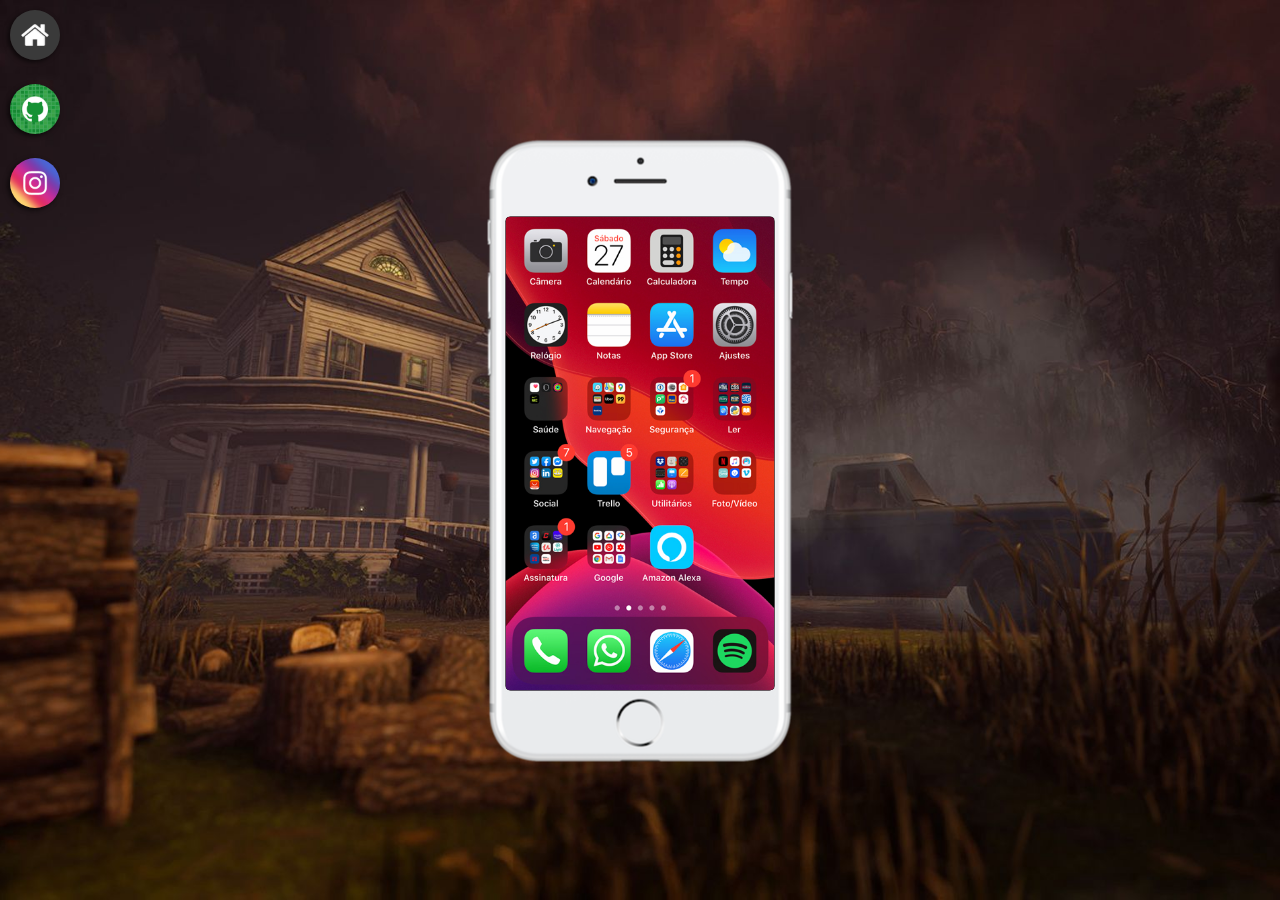
<file: index.html>
<!DOCTYPE html>
<html lang="pt-br">
<head>
    <meta charset="UTF-8">
    <meta name="viewport" content="width=device-width, initial-scale=1.0">
    <title>Social</title>
    <link rel="shortcut icon" href="imagens/favicon.ico" type="image/x-icon">
    <link rel="stylesheet" href="estilos/src/style.css">
</head>
<body>
 
    <main>
        <section id="telefone">
            <iframe src="menu.html" name="tela" id="tela">
                Seu navegador não é compatível com isso.
            </iframe>
        </section>
        <section id="redes-sociais">
            <a href="menu.html" target="tela"><img src="estilos/imagens/logo-home.jpg" alt="Home"></a><br>
            <a href="github.html" target="tela"><img src="estilos/imagens/logo-github.jpg" alt="Github"></a><br>
            <a href="insta.html" target="tela"><img src="estilos/imagens/logo-instagram.jpg" alt="Instagram"></a><br>
        </section>
    </main>

    <footer>

    </footer>

</body>
</html>
</file>
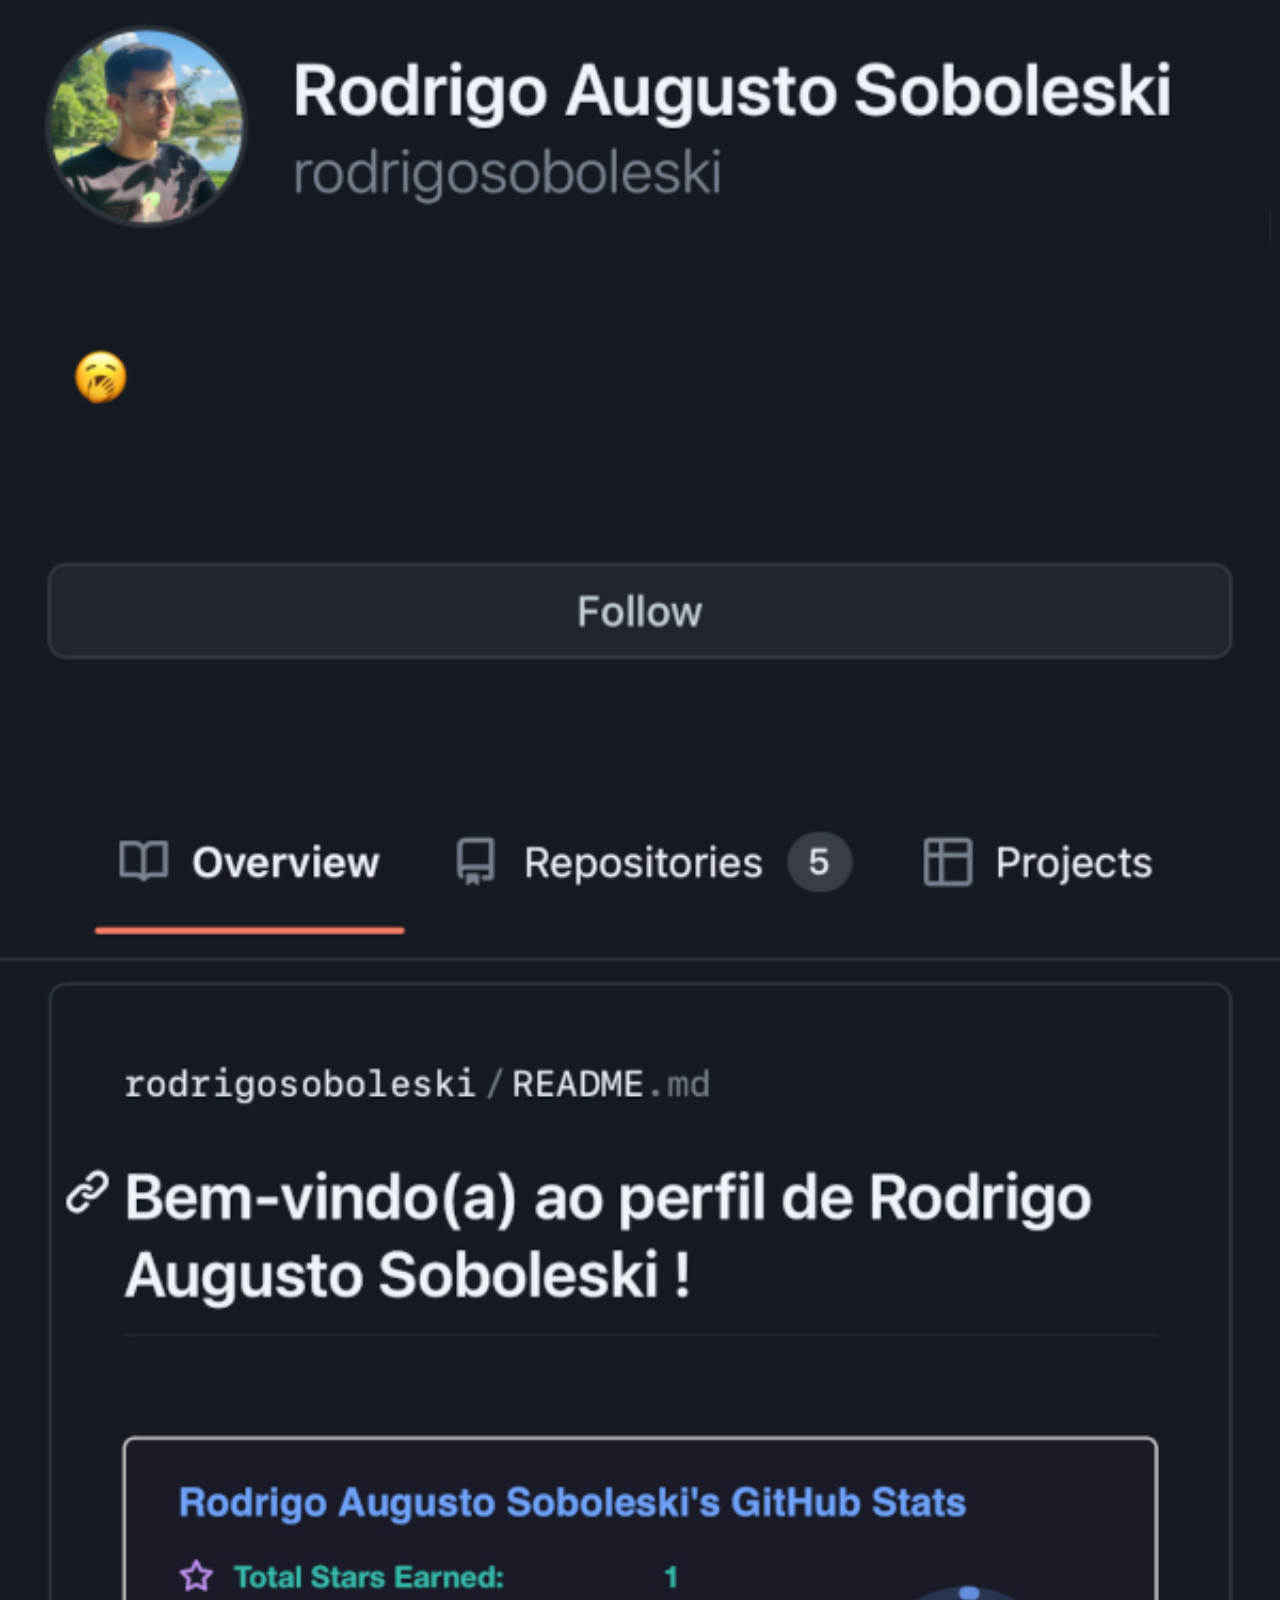
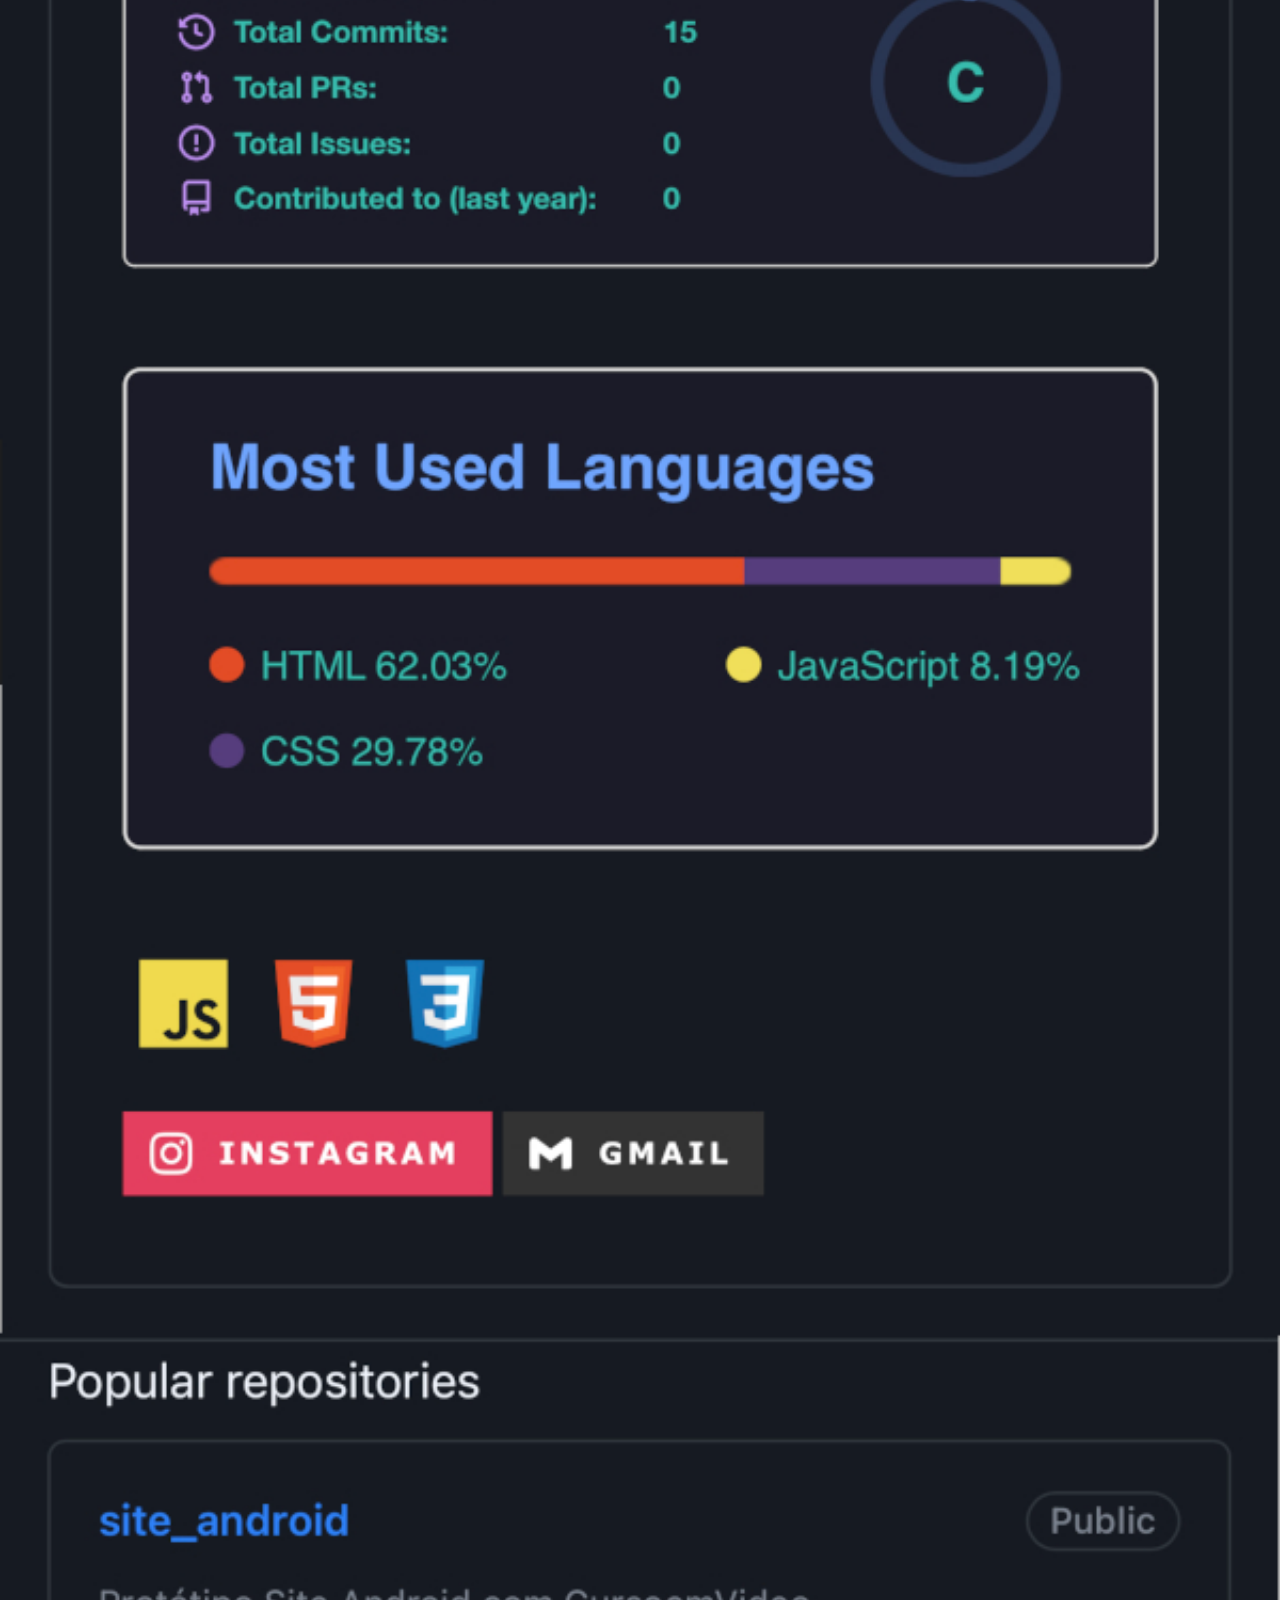
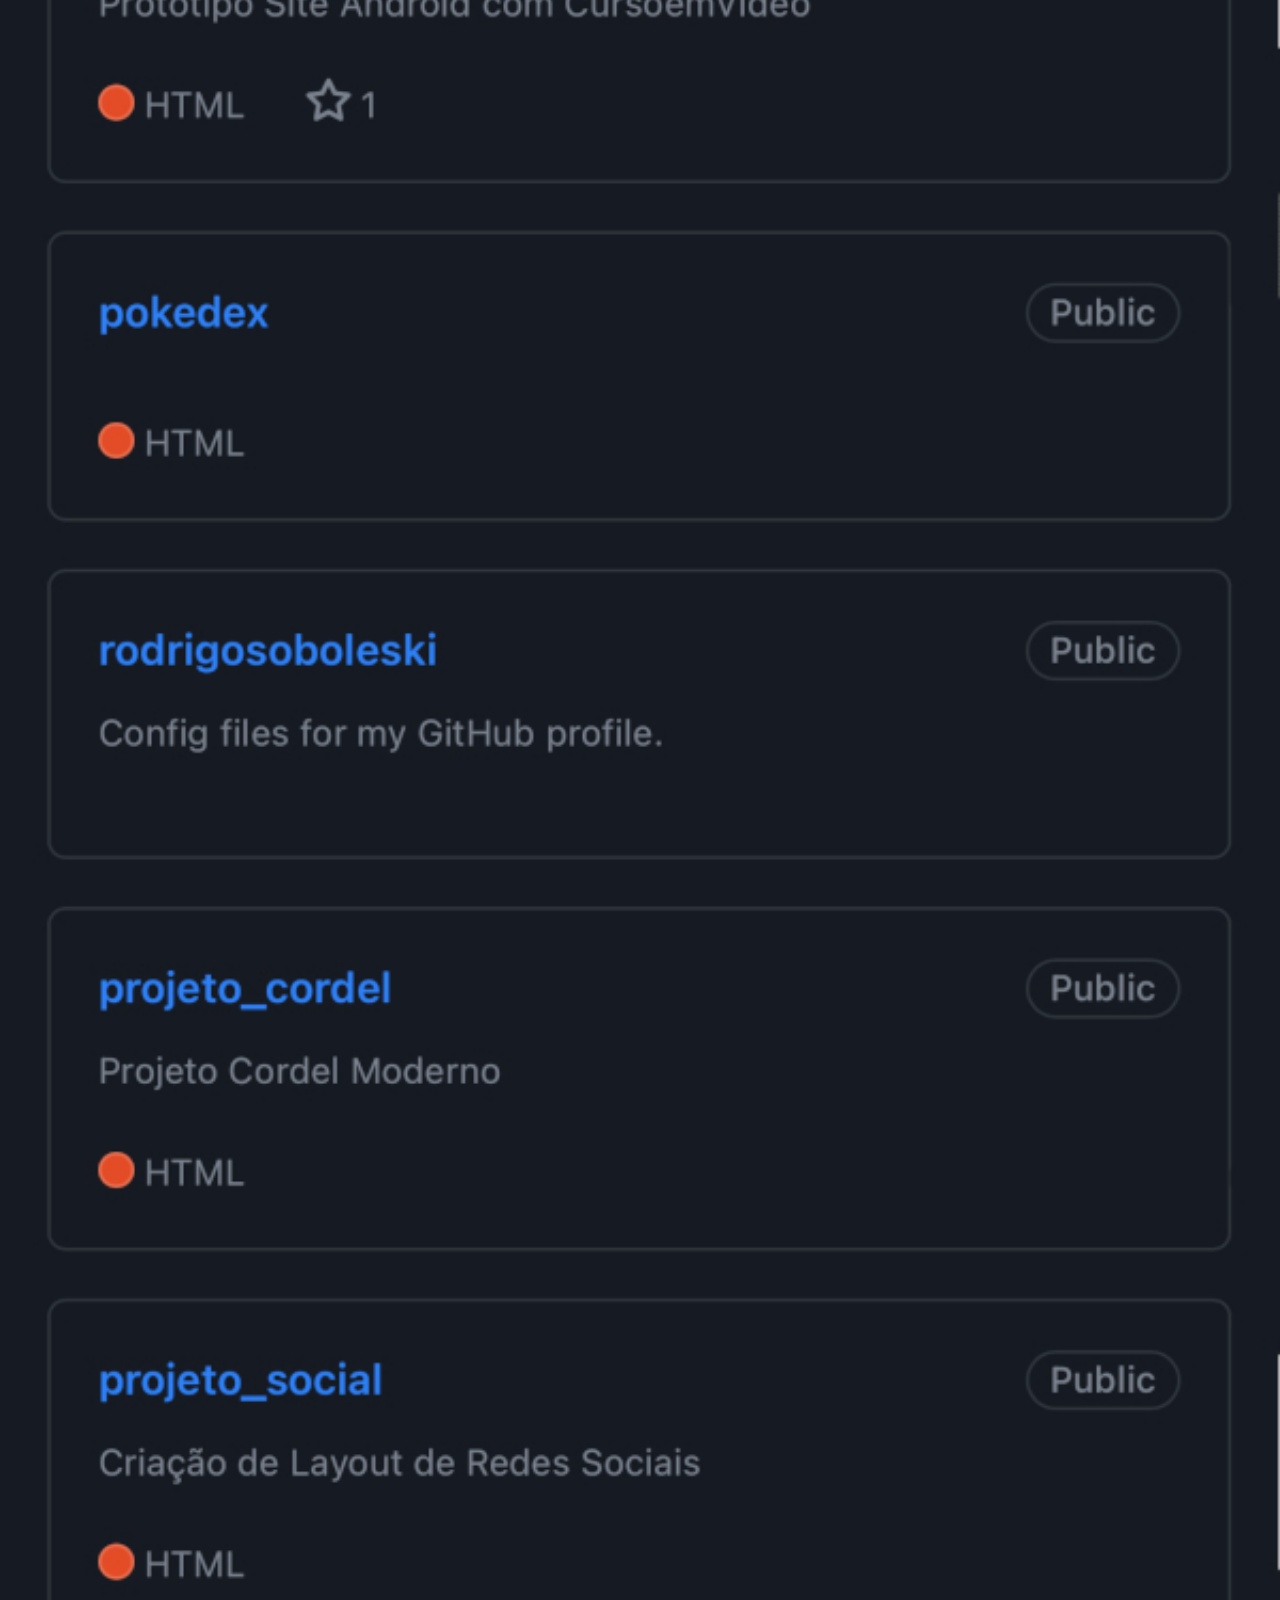
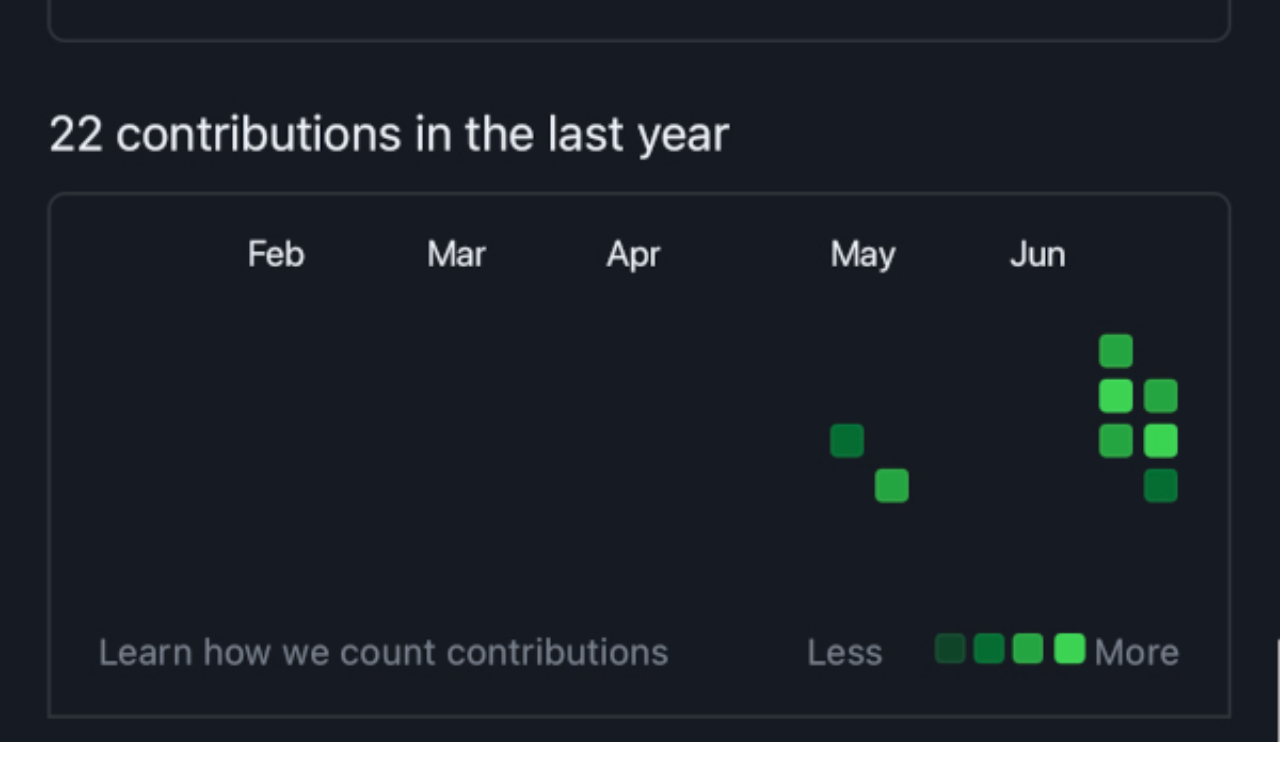
<file: github.html>
<!DOCTYPE html>
<html lang="pt-br">
<head>
    <meta charset="UTF-8">
    <meta name="viewport" content="width=device-width, initial-scale=1.0">
    <title>Document</title>
    <style>
        *{
            margin: 0px;
            padding: 0px;
            font-family: Arial, Helvetica, sans-serif;
            text-decoration: none;
        }
        ::-webkit-scrollbar{
            width: 0px;
            height: 0px;
        }
        img{
            width: 100vw;
        }
        a{
            background-color: black;
            color: green;
            text-align: center;
            padding: 20px;

        }
    </style>
</head>
<body>
    <img src="estilos/imagens/tela-github.jpg" alt="Github">
    <a href="https://github.com/rodrigosoboleski"></a>
</body>
</html>
</file>
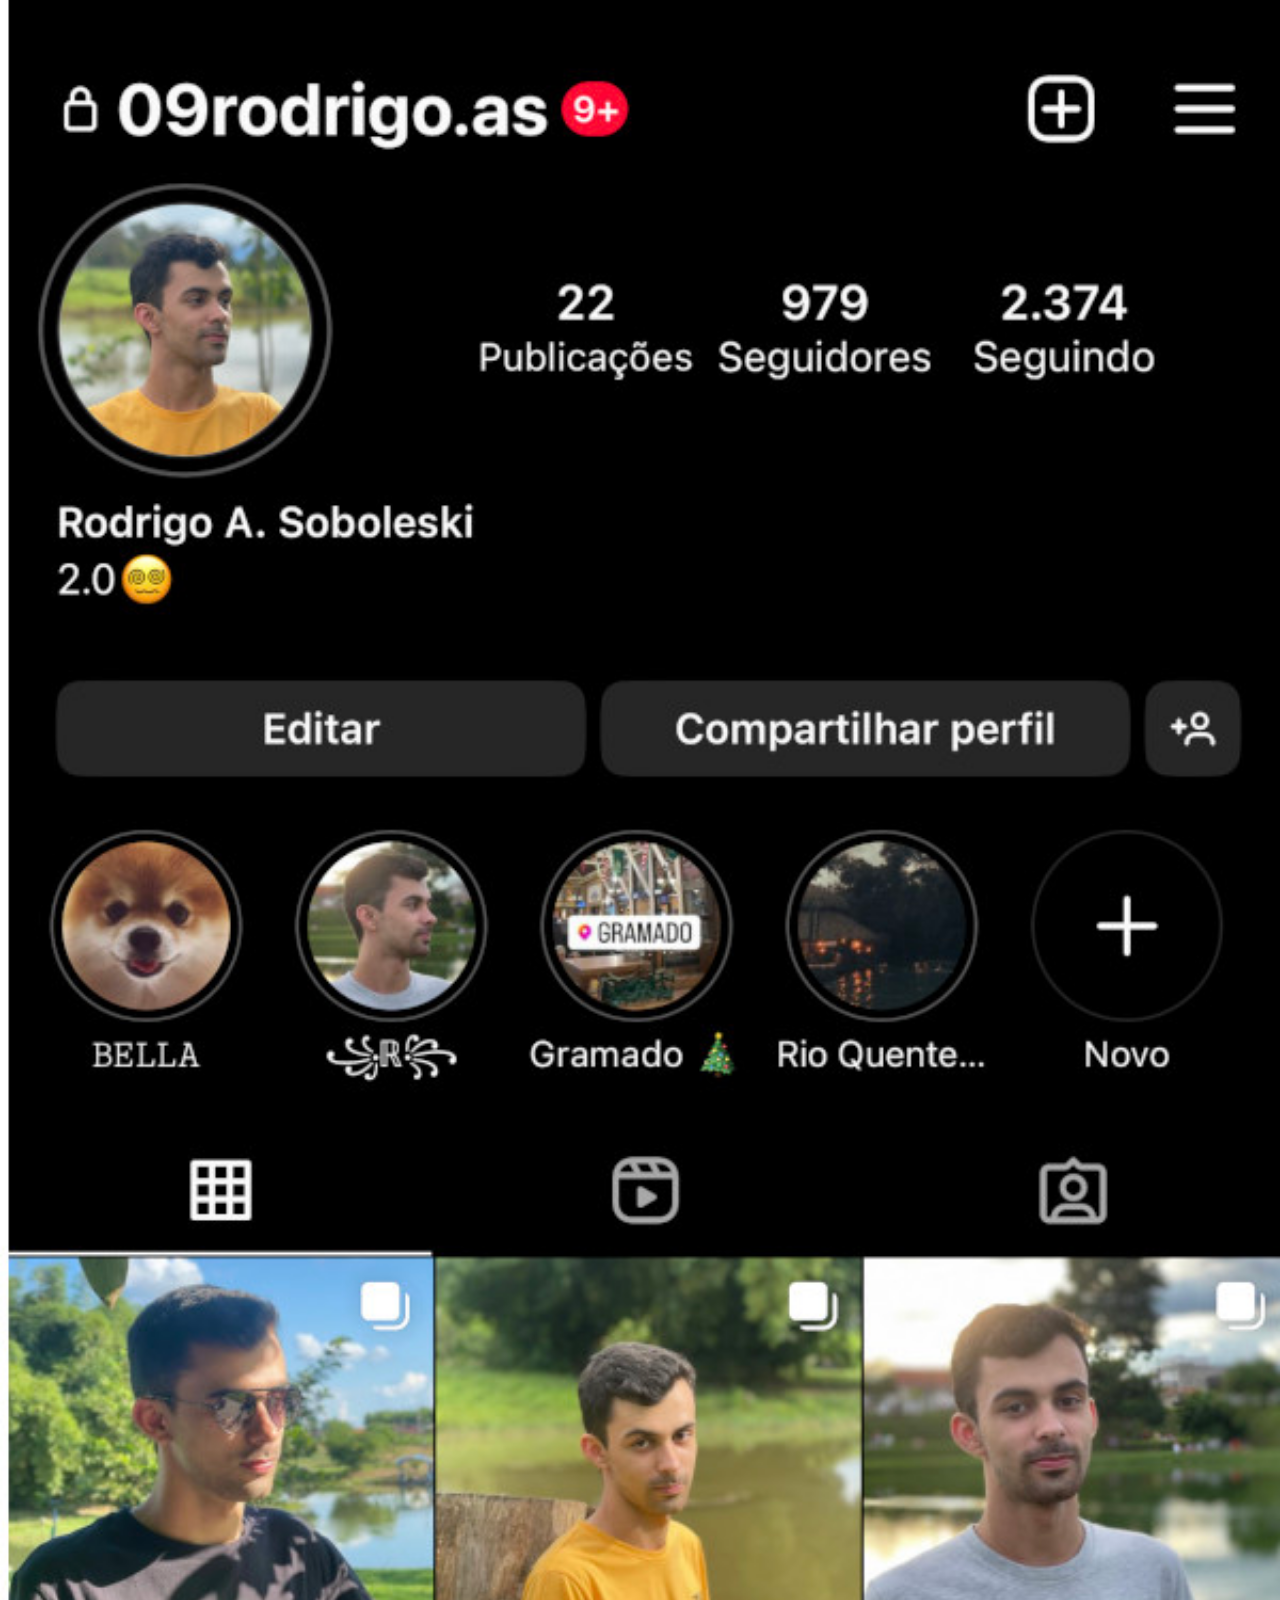
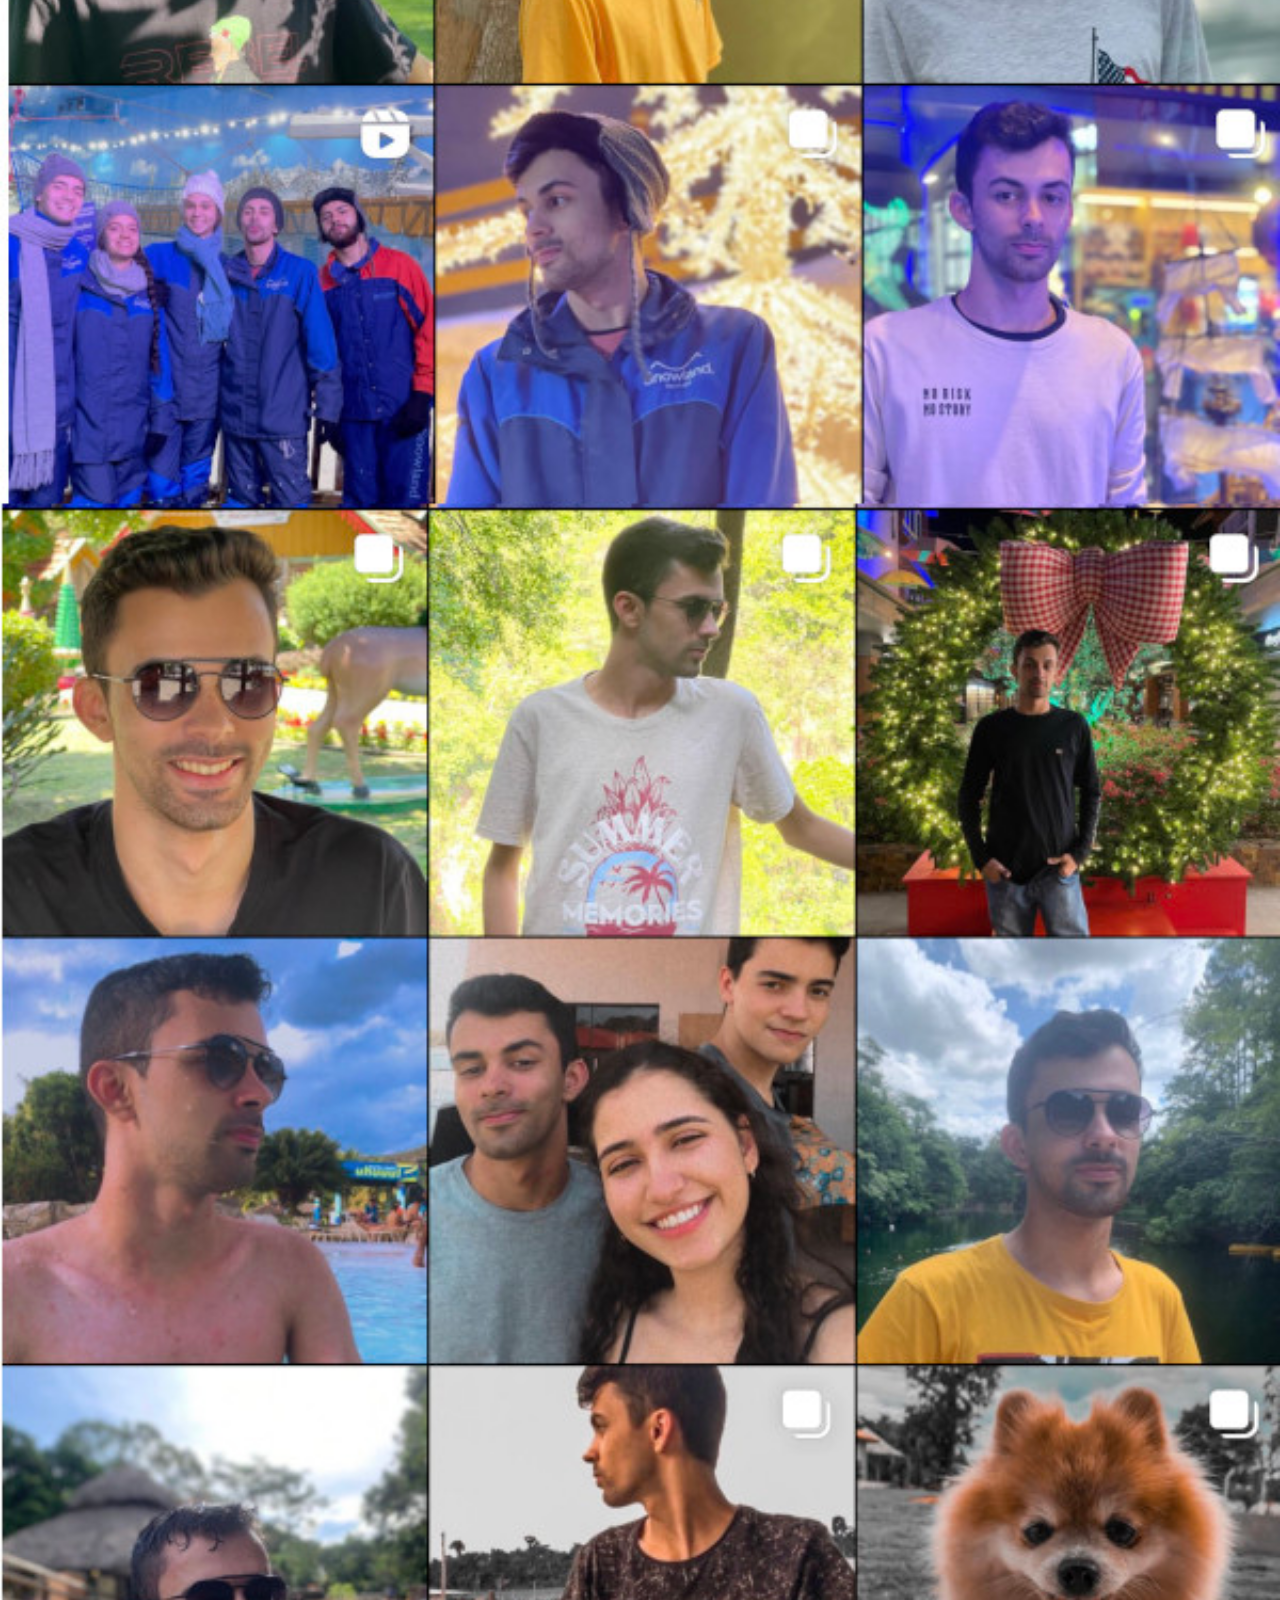
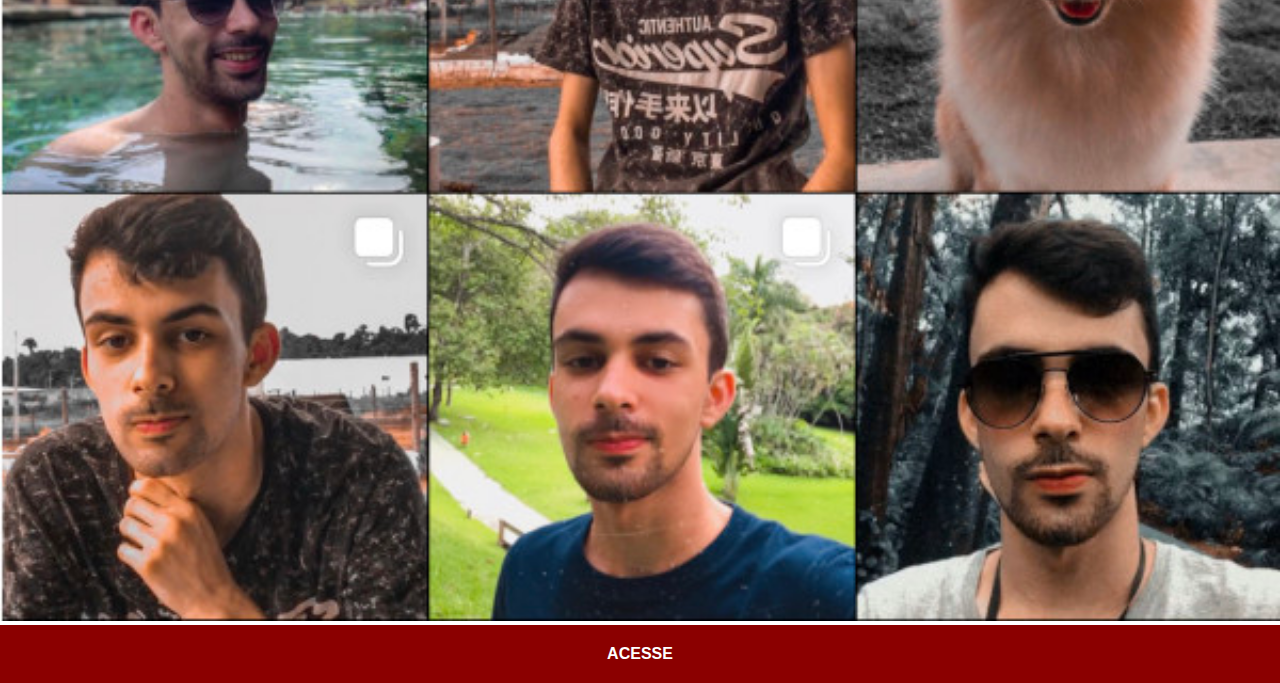
<file: insta.html>
<!DOCTYPE html>
<html lang="pt-br">
<head>
    <meta charset="UTF-8">
    <meta name="viewport" content="width=device-width, initial-scale=1.0">
    <title>Instagram</title>
    <link rel="stylesheet" href="estilos/src/redes.css">
</head>
<body>
    <img src="estilos/imagens/tela-insta.jpg" alt="FaceBook">
    <a href="https://www.instagram.com/09rodrigo.as/" target="_blank">ACESSE</a>
</body>
</html>
</file>
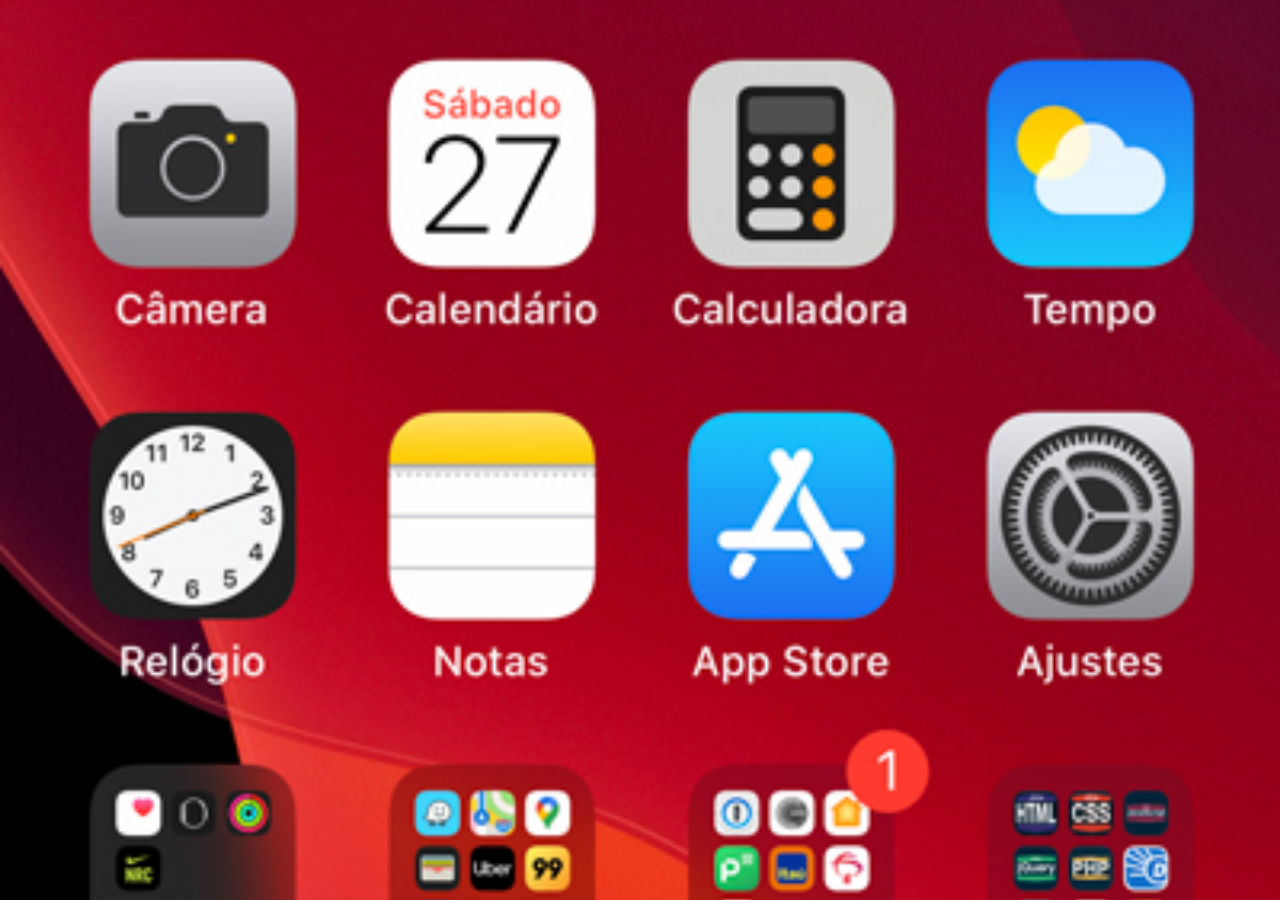
<file: menu.html>
<!DOCTYPE html>
<html lang="pt-br">
<head>
    <meta charset="UTF-8">
    <meta name="viewport" content="width=device-width, initial-scale=1.0">
    <title>menu</title>
    <style>
        *{
        padding: 0px;
        margin: 0px;
        }
        body{
            height: 100vh;
            width: 100vw;
            background: black url(estilos/imagens/tela-home.jpg) no-repeat top center;
            background-size: cover;
        }

    </style>
</head>
<body>
    
</body>
</html>
</file>
<file: estilos/src/style.css>
@charset "UTF-8";

* {
    margin: 0px;
    padding: 0px;
}
::-webkit-scrollbar{
    width: 0px;
    height: 0px;
}
html, body{
    height: 100vh;
    width: 100vw;
    background-color: rgb(24, 56, 82);
}
body{
    background: url('../imagens/DBD_CH_24_Garden_Of_Joy_House_Truck_1920x1080_afc4470f70.jpg') no-repeat top center;
    background-size: cover;
    background-attachment: fixed;
}

main{
    position: relative;
    height:100vh;
    width: 100vw;
}

section#telefone{
    position: absolute;
    top: 50%;
    left: 50%;
    transform: translate(-50%, -50%);

    height: 625px;
    width: 311px;
    background: url('../imagens/frame-iphone.png') no-repeat; 
}
iframe{
    border: none;
    border-radius: 5px;
    background-color: black;
}
iframe#tela{
    position: relative;
    top: 79px;
    left: 21px;
    height: 474px;
    width: 269px;
}

section#redes-sociais img{
    width: 50px;
    margin: 10px;
    border-radius: 50%;
    box-shadow: -2px 2px 5px rgba(0, 0, 0, 0.671);
    box-sizing: border-box;
}
section#redes-sociais img:hover{
    border: 2px solid rgba(255, 255, 255, 0.836) ;
    transform: translate(3px, -3px);
    transition: transform 0.5s, border 1s;
    box-shadow: -5px 5px 10px rgba(0, 0, 0, 0.671);
}
</file>
<file: estilos/src/redes.css>
@charset "UTF-8";



*{
    margin: 0px;
    padding: 0px;
    font-family: Arial, Helvetica, sans-serif;
    text-decoration: none;
}
::-webkit-scrollbar{
    width: 0px;
    height: 0px;
}
img{
    width: 100vw;
}
a{
    display: block;
    padding: 20px;
    background-color: darkred;
    color: rgb(255, 255, 255);
    text-align: center;
    font-weight: bolder;
    
}
a:hover{
    background-color: rgb(252, 26, 26);
}
</file>
